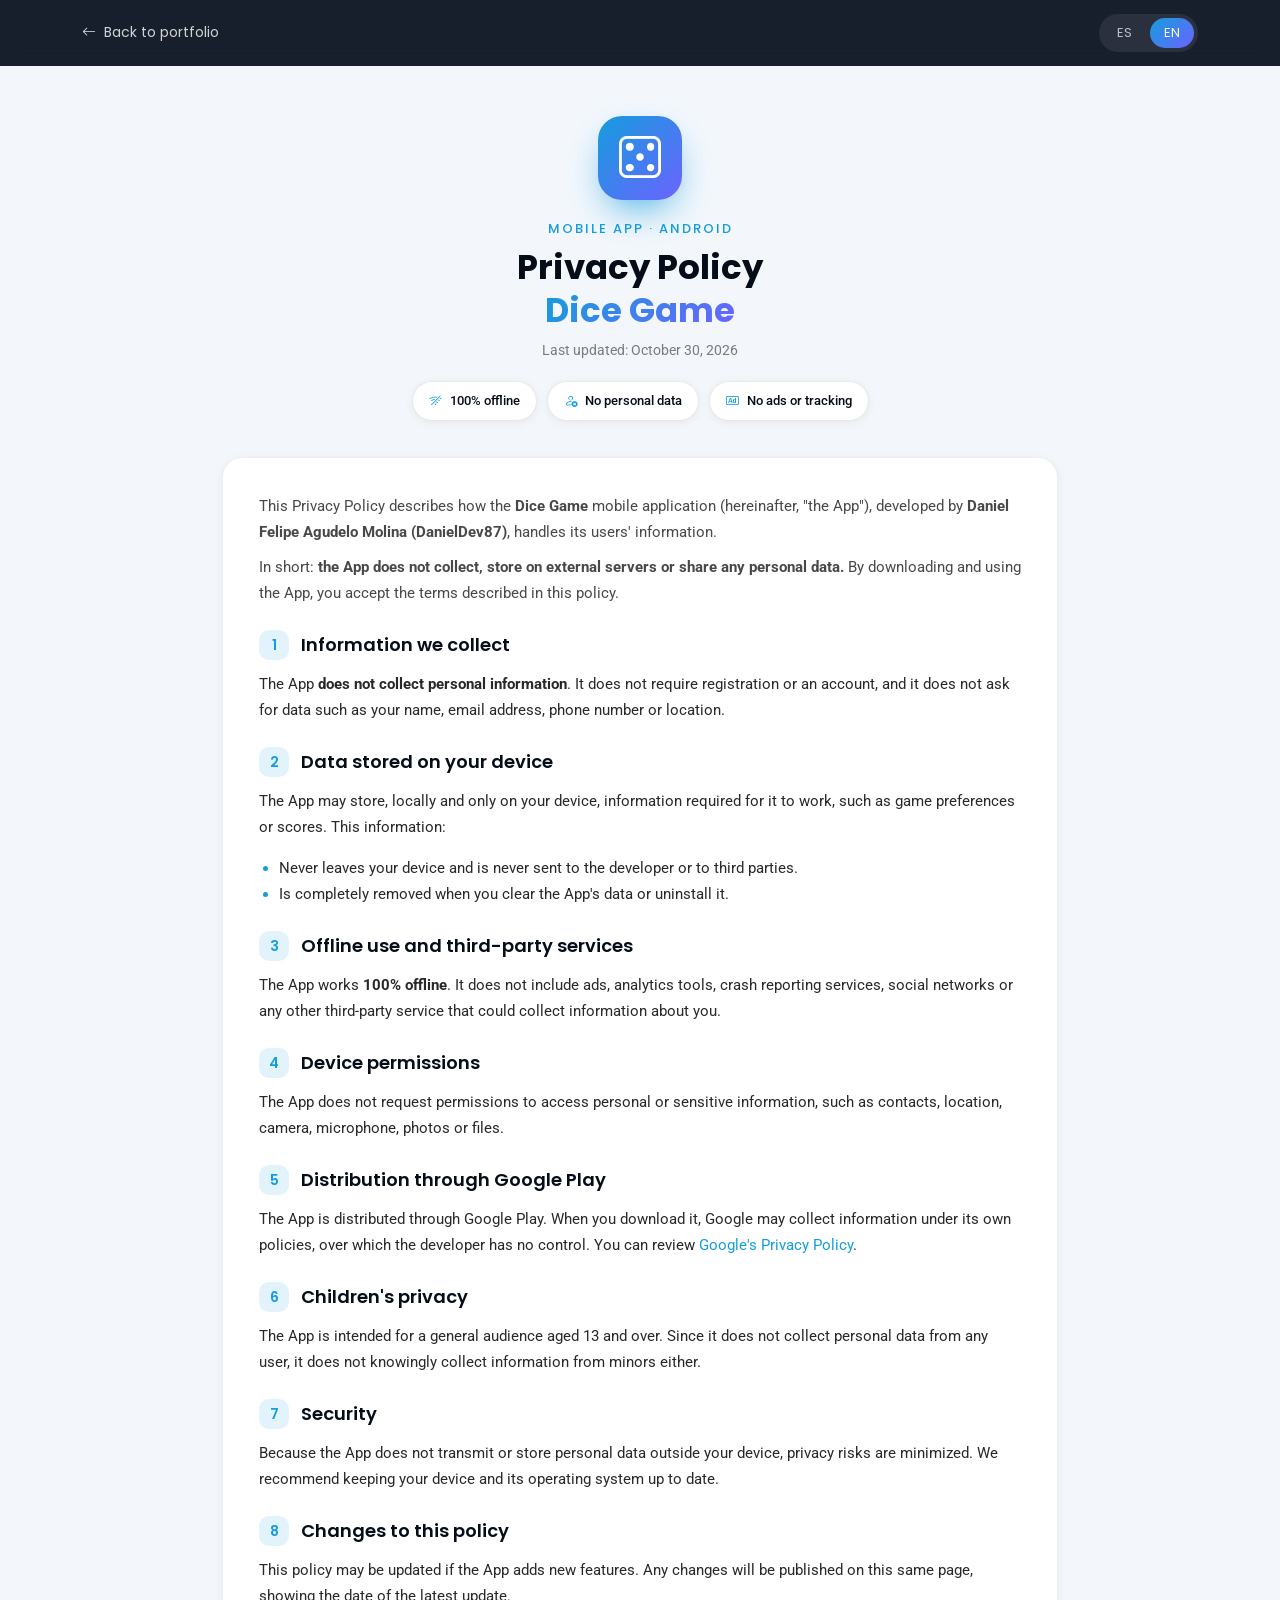
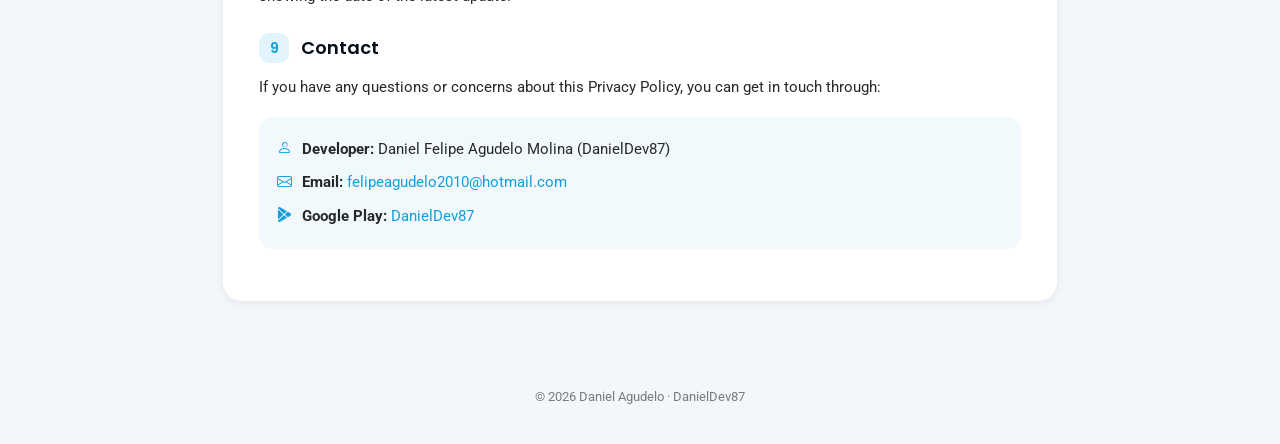
<file: politicas/juego-de-dados.html>
<!DOCTYPE html>
<html lang="es">

<head>
  <meta charset="utf-8">
  <meta content="width=device-width, initial-scale=1.0" name="viewport">
  <title>Política de Privacidad - Juego de Dados | DanielDev87</title>
  <meta name="description" content="Política de privacidad de la app móvil Juego de Dados, desarrollada por Daniel Agudelo (DanielDev87).">

  <!-- Fonts -->
  <link href="https://fonts.googleapis.com" rel="preconnect">
  <link href="https://fonts.gstatic.com" rel="preconnect" crossorigin>
  <link href="https://fonts.googleapis.com/css2?family=Roboto:wght@300;400;500;700&family=Poppins:wght@400;500;600;700;800&display=swap" rel="stylesheet">

  <!-- Vendor CSS Files -->
  <link href="../assets/vendor/bootstrap/css/bootstrap.min.css" rel="stylesheet">
  <link href="../assets/vendor/bootstrap-icons/bootstrap-icons.css" rel="stylesheet">

  <!-- Main CSS File -->
  <link href="../assets/css/main.css" rel="stylesheet">
</head>

<body class="policy-page light-background">

  <header class="policy-topbar">
    <div class="container d-flex align-items-center justify-content-between">
      <a href="../index.html#policies" class="policy-back">
        <i class="bi bi-arrow-left"></i>
        <span data-policy-lang="es">Volver al portafolio</span>
        <span data-policy-lang="en">Back to portfolio</span>
      </a>
      <div class="policy-lang-switch">
        <button type="button" data-set-lang="es">ES</button>
        <button type="button" data-set-lang="en">EN</button>
      </div>
    </div>
  </header>

  <main class="container policy-main">

    <div class="policy-hero">
      <div class="policy-app-icon"><i class="bi bi-dice-5"></i></div>
      <p class="policy-kicker">
        <span data-policy-lang="es">App móvil · Android</span>
        <span data-policy-lang="en">Mobile app · Android</span>
      </p>
      <h1>
        <span data-policy-lang="es">Política de Privacidad<br><span class="policy-app-name">Juego de Dados</span></span>
        <span data-policy-lang="en">Privacy Policy<br><span class="policy-app-name">Dice Game</span></span>
      </h1>
      <p class="policy-updated">
        <span data-policy-lang="es">Última actualización: 30 de octubre de 2026</span>
        <span data-policy-lang="en">Last updated: October 30, 2026</span>
      </p>
      <div class="policy-highlights">
        <span><i class="bi bi-wifi-off"></i> <span data-policy-lang="es">100% offline</span><span data-policy-lang="en">100% offline</span></span>
        <span><i class="bi bi-person-x"></i> <span data-policy-lang="es">Sin datos personales</span><span data-policy-lang="en">No personal data</span></span>
        <span><i class="bi bi-badge-ad"></i> <span data-policy-lang="es">Sin anuncios ni rastreo</span><span data-policy-lang="en">No ads or tracking</span></span>
      </div>
    </div>

    <article class="policy-card">

      <!-- Español -->
      <div data-policy-lang="es">
        <p class="policy-intro">La presente Política de Privacidad describe cómo la aplicación móvil <strong>Juego de Dados</strong> (en adelante, "la App"), desarrollada por <strong>Daniel Felipe Agudelo Molina (DanielDev87)</strong>, trata la información de sus usuarios.</p>
        <p class="policy-intro">En resumen: <strong>la App no recopila, almacena en servidores externos ni comparte ningún dato personal.</strong> Al descargar y utilizar la App, aceptas los términos descritos en esta política.</p>

        <section class="policy-section">
          <h3><span class="policy-num">1</span> Información que recopilamos</h3>
          <p>La App <strong>no recopila información personal</strong>. No solicita registro, no requiere crear una cuenta y no pide datos como tu nombre, correo electrónico, número de teléfono o ubicación.</p>
        </section>

        <section class="policy-section">
          <h3><span class="policy-num">2</span> Datos almacenados en tu dispositivo</h3>
          <p>La App puede guardar de forma local, únicamente en tu dispositivo, información necesaria para su funcionamiento, como preferencias de juego o puntuaciones. Esta información:</p>
          <ul>
            <li>Nunca sale de tu dispositivo ni se envía al desarrollador ni a terceros.</li>
            <li>Se elimina por completo al borrar los datos de la App o al desinstalarla.</li>
          </ul>
        </section>

        <section class="policy-section">
          <h3><span class="policy-num">3</span> Funcionamiento sin conexión y servicios de terceros</h3>
          <p>La App funciona <strong>100% sin conexión a internet</strong>. No integra anuncios, herramientas de analítica, servicios de reporte de errores, redes sociales ni ningún otro servicio de terceros que pueda recopilar información sobre ti.</p>
        </section>

        <section class="policy-section">
          <h3><span class="policy-num">4</span> Permisos del dispositivo</h3>
          <p>La App no solicita permisos para acceder a información personal o sensible, como contactos, ubicación, cámara, micrófono, fotos o archivos.</p>
        </section>

        <section class="policy-section">
          <h3><span class="policy-num">5</span> Distribución a través de Google Play</h3>
          <p>La App se distribuye mediante Google Play. Al descargarla, Google puede recopilar información conforme a sus propias políticas, sobre las cuales el desarrollador no tiene control. Puedes consultar la <a href="https://policies.google.com/privacy" target="_blank" rel="noopener">Política de Privacidad de Google</a>.</p>
        </section>

        <section class="policy-section">
          <h3><span class="policy-num">6</span> Privacidad de menores</h3>
          <p>La App está dirigida al público general mayor de 13 años. Dado que no recopila datos personales de ningún usuario, tampoco recopila de manera consciente información de menores de edad.</p>
        </section>

        <section class="policy-section">
          <h3><span class="policy-num">7</span> Seguridad</h3>
          <p>Al no transmitir ni almacenar datos personales fuera de tu dispositivo, la App minimiza los riesgos asociados a la privacidad. Te recomendamos mantener tu dispositivo y su sistema operativo actualizados.</p>
        </section>

        <section class="policy-section">
          <h3><span class="policy-num">8</span> Cambios a esta política</h3>
          <p>Esta política puede actualizarse si la App incorpora nuevas funciones. Cualquier cambio se publicará en esta misma página, indicando la fecha de la última actualización.</p>
        </section>

        <section class="policy-section">
          <h3><span class="policy-num">9</span> Contacto</h3>
          <p>Si tienes alguna pregunta o inquietud sobre esta Política de Privacidad, puedes ponerte en contacto a través de:</p>
          <ul class="policy-contact">
            <li><i class="bi bi-person"></i> <strong>Desarrollador:</strong> Daniel Felipe Agudelo Molina (DanielDev87)</li>
            <li><i class="bi bi-envelope"></i> <strong>Correo electrónico:</strong> <a href="mailto:felipeagudelo2010@hotmail.com">felipeagudelo2010@hotmail.com</a></li>
            <li><i class="bi bi-google-play"></i> <strong>Google Play:</strong> <a href="https://play.google.com/store/apps/dev?id=5192475768071685250" target="_blank" rel="noopener">DanielDev87</a></li>
          </ul>
        </section>
      </div>

      <!-- English -->
      <div data-policy-lang="en">
        <p class="policy-intro">This Privacy Policy describes how the <strong>Dice Game</strong> mobile application (hereinafter, "the App"), developed by <strong>Daniel Felipe Agudelo Molina (DanielDev87)</strong>, handles its users' information.</p>
        <p class="policy-intro">In short: <strong>the App does not collect, store on external servers or share any personal data.</strong> By downloading and using the App, you accept the terms described in this policy.</p>

        <section class="policy-section">
          <h3><span class="policy-num">1</span> Information we collect</h3>
          <p>The App <strong>does not collect personal information</strong>. It does not require registration or an account, and it does not ask for data such as your name, email address, phone number or location.</p>
        </section>

        <section class="policy-section">
          <h3><span class="policy-num">2</span> Data stored on your device</h3>
          <p>The App may store, locally and only on your device, information required for it to work, such as game preferences or scores. This information:</p>
          <ul>
            <li>Never leaves your device and is never sent to the developer or to third parties.</li>
            <li>Is completely removed when you clear the App's data or uninstall it.</li>
          </ul>
        </section>

        <section class="policy-section">
          <h3><span class="policy-num">3</span> Offline use and third-party services</h3>
          <p>The App works <strong>100% offline</strong>. It does not include ads, analytics tools, crash reporting services, social networks or any other third-party service that could collect information about you.</p>
        </section>

        <section class="policy-section">
          <h3><span class="policy-num">4</span> Device permissions</h3>
          <p>The App does not request permissions to access personal or sensitive information, such as contacts, location, camera, microphone, photos or files.</p>
        </section>

        <section class="policy-section">
          <h3><span class="policy-num">5</span> Distribution through Google Play</h3>
          <p>The App is distributed through Google Play. When you download it, Google may collect information under its own policies, over which the developer has no control. You can review <a href="https://policies.google.com/privacy" target="_blank" rel="noopener">Google's Privacy Policy</a>.</p>
        </section>

        <section class="policy-section">
          <h3><span class="policy-num">6</span> Children's privacy</h3>
          <p>The App is intended for a general audience aged 13 and over. Since it does not collect personal data from any user, it does not knowingly collect information from minors either.</p>
        </section>

        <section class="policy-section">
          <h3><span class="policy-num">7</span> Security</h3>
          <p>Because the App does not transmit or store personal data outside your device, privacy risks are minimized. We recommend keeping your device and its operating system up to date.</p>
        </section>

        <section class="policy-section">
          <h3><span class="policy-num">8</span> Changes to this policy</h3>
          <p>This policy may be updated if the App adds new features. Any changes will be published on this same page, showing the date of the latest update.</p>
        </section>

        <section class="policy-section">
          <h3><span class="policy-num">9</span> Contact</h3>
          <p>If you have any questions or concerns about this Privacy Policy, you can get in touch through:</p>
          <ul class="policy-contact">
            <li><i class="bi bi-person"></i> <strong>Developer:</strong> Daniel Felipe Agudelo Molina (DanielDev87)</li>
            <li><i class="bi bi-envelope"></i> <strong>Email:</strong> <a href="mailto:felipeagudelo2010@hotmail.com">felipeagudelo2010@hotmail.com</a></li>
            <li><i class="bi bi-google-play"></i> <strong>Google Play:</strong> <a href="https://play.google.com/store/apps/dev?id=5192475768071685250" target="_blank" rel="noopener">DanielDev87</a></li>
          </ul>
        </section>
      </div>

    </article>

  </main>

  <footer class="policy-footer">
    &copy; <span id="currentYear"></span> Daniel Agudelo · DanielDev87
  </footer>

  <script>
    // Idioma: ?lang=en|es en la URL, o el idioma del navegador
    function setPolicyLang(lang) {
      document.documentElement.lang = lang;
      document.querySelectorAll('[data-set-lang]').forEach(btn => {
        btn.classList.toggle('active', btn.dataset.setLang === lang);
      });
    }
    const urlLang = new URLSearchParams(location.search).get('lang');
    setPolicyLang(urlLang === 'en' || urlLang === 'es' ? urlLang : (navigator.language.startsWith('en') ? 'en' : 'es'));
    document.querySelectorAll('[data-set-lang]').forEach(btn => {
      btn.addEventListener('click', () => setPolicyLang(btn.dataset.setLang));
    });
    document.getElementById('currentYear').textContent = new Date().getFullYear();
  </script>

</body>

</html>
</file>
<file: assets/css/main.css>
/**
* Template Name: iPortfolio
* Template URL: https://bootstrapmade.com/iportfolio-bootstrap-portfolio-websites-template/
* Updated: Jun 29 2024 with Bootstrap v5.3.3
* Author: BootstrapMade.com
* License: https://bootstrapmade.com/license/
*/

/*--------------------------------------------------------------
# Font & Color Variables
# Help: https://bootstrapmade.com/color-system/
--------------------------------------------------------------*/
/* Fonts */
:root {
  --default-font: "Roboto",  system-ui, -apple-system, "Segoe UI", Roboto, "Helvetica Neue", Arial, "Noto Sans", "Liberation Sans", sans-serif, "Apple Color Emoji", "Segoe UI Emoji", "Segoe UI Symbol", "Noto Color Emoji";
  --heading-font: "Poppins",  sans-serif;
  --nav-font: "Poppins",  sans-serif;
}

/* Global Colors - The following color variables are used throughout the website. Updating them here will change the color scheme of the entire website */
:root { 
  --background-color: #ffffff; /* Background color for the entire website, including individual sections */
  --default-color: #272829; /* Default color used for the majority of the text content across the entire website */
  --heading-color: #050d18; /* Color for headings, subheadings and title throughout the website */
  --accent-color: #149ddd; /* Accent color that represents your brand on the website. It's used for buttons, links, and other elements that need to stand out */
  --surface-color: #ffffff; /* The surface color is used as a background of boxed elements within sections, such as cards, icon boxes, or other elements that require a visual separation from the global background. */
  --contrast-color: #ffffff; /* Contrast color for text, ensuring readability against backgrounds of accent, heading, or default colors. */
  --accent-color-2: #6c63ff; /* Secondary accent used in gradients */
  --accent-gradient: linear-gradient(135deg, var(--accent-color), var(--accent-color-2));
  --radius: 16px;
  --shadow-sm: 0 2px 10px rgba(5, 13, 24, 0.06);
  --shadow-lg: 0 20px 45px -15px rgba(5, 13, 24, 0.25);
  --ease-out: cubic-bezier(0.22, 1, 0.36, 1);
}

/* Nav Menu Colors - The following color variables are used specifically for the navigation menu. They are separate from the global colors to allow for more customization options */
:root {
  --nav-color: #a8a9b4;  /* The default color of the main navmenu links */
  --nav-hover-color: #ffffff; /* Applied to main navmenu links when they are hovered over or active */
  --nav-mobile-background-color: #040b14; /* Used as the background color for mobile navigation menu */
  --nav-dropdown-background-color: #040b14; /* Used as the background color for dropdown items that appear when hovering over primary navigation items */
  --nav-dropdown-color: #a8a9b4; /* Used for navigation links of the dropdown items in the navigation menu. */
  --nav-dropdown-hover-color: #ffffff; /* Similar to --nav-hover-color, this color is applied to dropdown navigation links when they are hovered over. */
}

/* Color Presets - These classes override global colors when applied to any section or element, providing reuse of the sam color scheme. */

.light-background {
  --background-color: #f3f7fc;
  --surface-color: #ffffff;
}

.dark-background {
  --background-color: #040b14;
  --default-color: #ffffff;
  --heading-color: #ffffff;
  --surface-color: #151f2b;
  --contrast-color: #ffffff;
}

/* Smooth scroll */
:root {
  scroll-behavior: smooth;
}

/*--------------------------------------------------------------
# General Styling & Shared Classes
--------------------------------------------------------------*/
body {
  color: var(--default-color);
  background-color: var(--background-color);
  font-family: var(--default-font);
}

a {
  color: var(--accent-color);
  text-decoration: none;
  transition: 0.3s;
}

a:hover {
  color: color-mix(in srgb, var(--accent-color), transparent 25%);
  text-decoration: none;
}

h1,
h2,
h3,
h4,
h5,
h6 {
  color: var(--heading-color);
  font-family: var(--heading-font);
}

::selection {
  color: var(--contrast-color);
  background: var(--accent-color);
}

@media (prefers-reduced-motion: reduce) {
  *,
  *::before,
  *::after {
    animation-duration: 0.01ms !important;
    transition-duration: 0.01ms !important;
  }
}

/* PHP Email Form Messages
------------------------------*/
.php-email-form .error-message {
  display: none;
  background: #df1529;
  color: #ffffff;
  text-align: left;
  padding: 15px;
  margin-bottom: 24px;
  font-weight: 600;
}

.php-email-form .sent-message {
  display: none;
  color: #ffffff;
  background: #059652;
  text-align: center;
  padding: 15px;
  margin-bottom: 24px;
  font-weight: 600;
}

.php-email-form .loading {
  display: none;
  background: var(--surface-color);
  text-align: center;
  padding: 15px;
  margin-bottom: 24px;
}

.php-email-form .loading:before {
  content: "";
  display: inline-block;
  border-radius: 50%;
  width: 24px;
  height: 24px;
  margin: 0 10px -6px 0;
  border: 3px solid var(--accent-color);
  border-top-color: var(--surface-color);
  animation: php-email-form-loading 1s linear infinite;
}

@keyframes php-email-form-loading {
  0% {
    transform: rotate(0deg);
  }

  100% {
    transform: rotate(360deg);
  }
}

/*--------------------------------------------------------------
# Global Header
--------------------------------------------------------------*/
.header {
  color: var(--default-color);
  background-color: var(--background-color);
  position: fixed;
  top: 0;
  left: 0;
  bottom: 0;
  padding: 0 15px;
  width: 300px;
  transition: all ease-in-out 0.3s;
  overflow-y: auto;
  z-index: 997;
  border-right: 1px solid color-mix(in srgb, var(--default-color), transparent 90%);
}

.header .profile-img img {
  margin: 24px auto 15px auto;
  display: block;
  width: 120px;
  padding: 4px;
  background: var(--accent-gradient);
  box-shadow: 0 0 0 6px color-mix(in srgb, var(--default-color), transparent 92%);
}

.header .logo {
  line-height: 1;
  margin-bottom: 15px;
}

.header .logo img {
  max-height: 32px;
  margin-right: 8px;
}

.header .logo h1 {
  font-size: 24px;
  margin: 0;
  font-weight: 700;
  color: var(--heading-color);
}

.header .social-links {
  display: flex;
  justify-content: center;
  gap: 4px;
  margin: 0 0 20px 0;
}

.header .social-links a {
  font-size: 15px;
  display: inline-flex;
  align-items: center;
  justify-content: center;
  flex-shrink: 0;
  background: color-mix(in srgb, var(--default-color), transparent 90%);
  color: var(--default-color);
  border-radius: 50%;
  text-align: center;
  width: 34px;
  height: 34px;
  transition: 0.3s;
}

.header .social-links a:hover {
  color: var(--contrast-color);
  background: var(--accent-gradient);
  transform: translateY(-3px);
}

@media (min-width: 1200px) {

  .header~main,
  .header~#footer {
    margin-left: 300px;
  }
}

@media (max-width: 1199px) {
  .header {
    left: -100%;
  }
}

.header.header-show {
  left: 0;
}

.header .header-toggle {
  color: var(--contrast-color);
  background-color: var(--accent-color);
  font-size: 22px;
  display: flex;
  align-items: center;
  justify-content: center;
  width: 40px;
  height: 40px;
  border-radius: 50%;
  cursor: pointer;
  position: fixed;
  top: 15px;
  right: 15px;
  z-index: 9999;
  transition: background-color 0.3s;
}

.header .header-toggle:hover {
  color: var(--contrast-color);
  background-color: color-mix(in srgb, var(--accent-color) 90%, white 15%);
}

/*--------------------------------------------------------------
# Navigation Menu
--------------------------------------------------------------*/
.mobile-nav-toggle {
  display: none;
}

.navmenu {
  padding: 0;
  z-index: 9997;
}

.navmenu ul {
  list-style: none;
  padding: 0 0 20px 0;
  margin: 0;
}

.navmenu a,
.navmenu a:focus {
  color: var(--nav-color);
  padding: 12px 14px;
  margin-bottom: 4px;
  border-radius: 10px;
  font-family: var(--nav-font);
  font-size: 16px;
  font-weight: 400;
  display: flex;
  align-items: center;
  white-space: nowrap;
  transition: 0.3s;
  width: 100%;
}

.navmenu a .navicon,
.navmenu a:focus .navicon {
  font-size: 20px;
  margin-right: 10px;
}

.navmenu a .toggle-dropdown,
.navmenu a:focus .toggle-dropdown {
  font-size: 12px;
  line-height: 0;
  margin-left: auto;
  width: 30px;
  height: 30px;
  display: flex;
  align-items: center;
  justify-content: center;
  border-radius: 50%;
  transition: 0.3s;
  flex-shrink: 0;
  background-color: color-mix(in srgb, var(--accent-color), transparent 90%);
}

.navmenu a .toggle-dropdown:hover,
.navmenu a:focus .toggle-dropdown:hover {
  background-color: var(--accent-color);
  color: var(--contrast-color);
}

.navmenu a:hover,
.navmenu .active,
.navmenu .active:focus {
  color: var(--nav-hover-color);
  background-color: color-mix(in srgb, var(--nav-hover-color), transparent 94%);
}

.navmenu .nav-item-language {
  display: flex;
  gap: 6px;
  padding: 12px 14px 0 14px;
}

.navmenu .btn-lang {
  flex: 1;
  border: 1px solid color-mix(in srgb, var(--nav-color), transparent 70%);
  background: transparent;
  color: var(--nav-color);
  font-family: var(--nav-font);
  font-size: 14px;
  padding: 8px 10px;
  border-radius: 50px;
  transition: 0.3s;
}

.navmenu .btn-lang:hover {
  color: var(--nav-hover-color);
  border-color: var(--accent-color);
}

.navmenu .btn-lang.active {
  color: var(--contrast-color);
  background: var(--accent-gradient);
  border-color: transparent;
}

.navmenu a:hover .navicon,
.navmenu .active .navicon,
.navmenu .active:focus .navicon {
  color: var(--accent-color);
}

.navmenu .active .toggle-dropdown,
.navmenu .active:focus .toggle-dropdown {
  background-color: var(--accent-color);
  color: var(--contrast-color);
  transform: rotate(180deg);
}

.navmenu .dropdown {
  display: block;
}

.navmenu .dropdown a,
.navmenu .dropdown a:focus {
  color: --nav-dropdown-color;
}

.navmenu .dropdown a:hover,
.navmenu .dropdown .active,
.navmenu .dropdown .active:focus {
  color: var(--nav-dropdown-hover-color);
}

.navmenu .dropdown ul {
  position: static;
  display: none;
  z-index: 99;
  padding: 5px 10px;
  margin: 5px 10px;
  background-color: var(--nav-dropdown-background-color);
  border: 1px solid color-mix(in srgb, var(--default-color), transparent 90%);
  box-shadow: none;
  transition: all 0.5s ease-in-out;
}

.navmenu .dropdown ul ul {
  background-color: rgba(33, 37, 41, 0.1);
}

.navmenu .dropdown>.dropdown-active {
  display: block;
  background-color: rgba(33, 37, 41, 0.03);
}

/*--------------------------------------------------------------
# Global Footer
--------------------------------------------------------------*/
.footer {
  color: var(--default-color);
  background-color: var(--background-color);
  font-size: 14px;
  padding: 40px 0;
  position: relative;
  border-top: 1px solid color-mix(in srgb, var(--default-color), transparent 90%);
}

.footer .copyright p {
  margin-bottom: 0;
}

.footer .credits {
  margin-top: 4px;
  font-size: 13px;
  text-align: center;
}

/*--------------------------------------------------------------
# Preloader
--------------------------------------------------------------*/
#preloader {
  position: fixed;
  inset: 0;
  z-index: 999999;
  overflow: hidden;
  background: var(--background-color);
  transition: all 0.6s ease-out;
}

#preloader:before {
  content: "";
  position: fixed;
  top: calc(50% - 30px);
  left: calc(50% - 30px);
  border: 6px solid #ffffff;
  border-color: var(--accent-color) transparent var(--accent-color) transparent;
  border-radius: 50%;
  width: 60px;
  height: 60px;
  animation: animate-preloader 1.5s linear infinite;
}

@keyframes animate-preloader {
  0% {
    transform: rotate(0deg);
  }

  100% {
    transform: rotate(360deg);
  }
}

/*--------------------------------------------------------------
# Scroll Top Button
--------------------------------------------------------------*/
.scroll-top {
  position: fixed;
  visibility: hidden;
  opacity: 0;
  right: 32px;
  bottom: -15px;
  z-index: 99999;
  background-color: var(--accent-color);
  width: 44px;
  height: 44px;
  border-radius: 50px;
  transition: all 0.4s;
}

.scroll-top i {
  font-size: 24px;
  color: var(--contrast-color);
  line-height: 0;
}

.scroll-top:hover {
  background-color: color-mix(in srgb, var(--accent-color), transparent 20%);
  color: var(--contrast-color);
}

.scroll-top.active {
  visibility: visible;
  opacity: 1;
  bottom: 96px;
}

/*--------------------------------------------------------------
# Disable aos animation delay on mobile devices
--------------------------------------------------------------*/
@media screen and (max-width: 768px) {
  [data-aos-delay] {
    transition-delay: 0 !important;
  }
}

/*--------------------------------------------------------------
# Global Page Titles & Breadcrumbs
--------------------------------------------------------------*/
.page-title {
  color: var(--default-color);
  background-color: var(--background-color);
  padding: 25px 0;
  position: relative;
}

.page-title h1 {
  font-size: 24px;
  font-weight: 700;
}

.page-title .breadcrumbs ol {
  display: flex;
  flex-wrap: wrap;
  list-style: none;
  padding: 0;
  margin: 0;
  font-size: 14px;
  font-weight: 400;
}

.page-title .breadcrumbs ol li+li {
  padding-left: 10px;
}

.page-title .breadcrumbs ol li+li::before {
  content: "/";
  display: inline-block;
  padding-right: 10px;
  color: color-mix(in srgb, var(--default-color), transparent 70%);
}

/*--------------------------------------------------------------
# Global Sections
--------------------------------------------------------------*/
section,
.section {
  color: var(--default-color);
  background-color: var(--background-color);
  padding: 60px 0;
  overflow: clip;
}

/*--------------------------------------------------------------
# Global Section Titles
--------------------------------------------------------------*/
.section-title {
  padding-bottom: 50px;
  position: relative;
  text-align: center;
}

.section-title h2 {
  font-size: 36px;
  font-weight: 700;
  margin-bottom: 20px;
  padding-bottom: 18px;
  position: relative;
}

.section-title h2:after {
  content: "";
  position: absolute;
  display: block;
  width: 60px;
  height: 4px;
  border-radius: 4px;
  background: var(--accent-gradient);
  left: calc(50% - 30px);
  bottom: 0;
}

.section-title p {
  margin: 0 auto;
  max-width: 760px;
  white-space: pre-line;
  line-height: 1.75;
  color: color-mix(in srgb, var(--default-color), transparent 20%);
}

/*--------------------------------------------------------------
# Hero Section
--------------------------------------------------------------*/
.hero {
  width: 100%;
  position: relative;
  padding: 0;
  display: flex;
  flex-direction: column;
  background: #050c1c;
}

.hero .hero-banner {
  display: block;
  width: 100%;
  height: auto;
  max-height: 100vh;
  object-fit: cover;
}

.hero .hero-content {
  position: relative;
  z-index: 3;
  padding-top: 24px;
  padding-bottom: 32px;
}

.hero .hero-bar {
  display: flex;
  flex-wrap: wrap;
  align-items: center;
  justify-content: space-between;
  gap: 16px 24px;
  padding: 18px 26px;
  border-radius: 20px;
  background: rgba(8, 20, 42, 0.72);
  border: 1px solid rgba(79, 195, 247, 0.25);
  box-shadow: 0 0 40px -10px rgba(20, 157, 221, 0.55);
  -webkit-backdrop-filter: blur(12px);
  backdrop-filter: blur(12px);
}

.hero p {
  margin: 0;
  font-size: 24px;
  min-height: 1.5em;
}

.hero p .typed {
  letter-spacing: 1px;
  font-weight: 600;
  background: linear-gradient(90deg, #4fc3f7, #a29bfe);
  -webkit-background-clip: text;
  background-clip: text;
  color: transparent;
}

.hero p .typed-cursor {
  color: var(--accent-color);
}

.hero .hero-actions {
  display: flex;
  flex-wrap: wrap;
  gap: 12px;
}

.hero .hero-btn {
  display: inline-flex;
  align-items: center;
  gap: 8px;
  padding: 11px 22px;
  border-radius: 50px;
  font-family: var(--nav-font);
  font-weight: 500;
  font-size: 15px;
  transition: transform 0.3s var(--ease-out), box-shadow 0.3s var(--ease-out), background-color 0.3s;
}

.hero .hero-btn-primary {
  color: var(--contrast-color);
  background: var(--accent-gradient);
  box-shadow: 0 8px 24px -8px rgba(20, 157, 221, 0.8);
}

.hero .hero-btn-ghost {
  color: var(--contrast-color);
  border: 1px solid rgba(255, 255, 255, 0.3);
}

.hero .hero-btn:hover {
  color: var(--contrast-color);
  transform: translateY(-3px);
}

.hero .hero-btn-ghost:hover {
  background-color: rgba(255, 255, 255, 0.08);
}

/* En pantallas grandes la barra flota sobre la parte inferior del banner */
@media (min-width: 992px) {
  .hero .hero-content {
    position: absolute;
    left: 0;
    right: 0;
    bottom: 0;
    padding-bottom: 28px;
  }

  .hero:after {
    content: "";
    position: absolute;
    left: 0;
    right: 0;
    bottom: 0;
    height: 30%;
    background: linear-gradient(to top, rgba(5, 12, 28, 0.85), transparent);
    z-index: 2;
    pointer-events: none;
  }
}

@media (max-width: 768px) {
  .hero p {
    font-size: 20px;
  }

  .hero .hero-bar {
    padding: 16px 18px;
  }
}

/*--------------------------------------------------------------
# About Section
--------------------------------------------------------------*/
.about .content h2 {
  font-weight: 700;
  font-size: 24px;
}

.about .content ul {
  list-style: none;
  padding: 0;
}

.about .content ul li {
  margin-bottom: 20px;
  display: flex;
  align-items: center;
}

.about .content ul strong {
  margin-right: 10px;
}

.about .content ul i {
  font-size: 16px;
  margin-right: 5px;
  color: var(--accent-color);
  line-height: 0;
}

/*--------------------------------------------------------------
# Stats Section
--------------------------------------------------------------*/
.stats .stats-item {
  display: flex;
  align-items: center;
  gap: 24px;
  padding: 30px;
  width: 100%;
  height: 100%;
  background: var(--surface-color);
  border: 1px solid color-mix(in srgb, var(--default-color), transparent 92%);
  border-radius: var(--radius);
  box-shadow: var(--shadow-sm);
  transition: transform 0.4s var(--ease-out), box-shadow 0.4s var(--ease-out);
}

.stats .stats-item:hover {
  transform: translateY(-6px);
  box-shadow: var(--shadow-lg);
}

.stats .stats-icon {
  flex-shrink: 0;
  width: 72px;
  height: 72px;
  display: flex;
  align-items: center;
  justify-content: center;
  border-radius: 20px;
  background: var(--accent-gradient);
  color: var(--contrast-color);
  font-size: 32px;
}

.stats .stats-number {
  display: block;
  font-family: var(--heading-font);
  font-size: 44px;
  line-height: 1.1;
  font-weight: 700;
  color: var(--heading-color);
}

.stats .stats-item p {
  color: color-mix(in srgb, var(--default-color), transparent 35%);
  margin: 4px 0 0 0;
  font-family: var(--heading-font);
  font-size: 16px;
  font-weight: 500;
}

/*--------------------------------------------------------------
# Skills Section
--------------------------------------------------------------*/
.skills .skills-marquee {
  position: relative;
  overflow: hidden;
  margin-bottom: 40px;
  padding: 6px 0;
  -webkit-mask-image: linear-gradient(90deg, transparent, #000 10%, #000 90%, transparent);
  mask-image: linear-gradient(90deg, transparent, #000 10%, #000 90%, transparent);
}

.skills .skills-marquee-track {
  display: flex;
  gap: 14px;
  width: max-content;
  animation: skills-marquee 60s linear infinite;
}

.skills .skills-marquee:hover .skills-marquee-track {
  animation-play-state: paused;
}

.skills .marquee-item {
  display: inline-flex;
  align-items: center;
  gap: 10px;
  padding: 10px 18px;
  border-radius: 50px;
  white-space: nowrap;
  font-family: var(--nav-font);
  font-size: 14px;
  font-weight: 500;
  color: var(--heading-color);
  background: var(--surface-color);
  border: 1px solid color-mix(in srgb, var(--default-color), transparent 92%);
}

.skills .marquee-item i {
  font-size: 22px;
}

@keyframes skills-marquee {
  to {
    transform: translateX(calc(-50% - 7px));
  }
}

.skills .skill-group {
  position: relative;
  padding: 26px;
  background: var(--surface-color);
  border: 1px solid color-mix(in srgb, var(--default-color), transparent 92%);
  border-radius: var(--radius);
  box-shadow: var(--shadow-sm);
  overflow: hidden;
  transition: transform 0.4s var(--ease-out), box-shadow 0.4s var(--ease-out), border-color 0.4s;
}

.skills .skill-group:before {
  content: "";
  position: absolute;
  top: 0;
  left: 0;
  right: 0;
  height: 4px;
  background: var(--accent-gradient);
  transform: scaleX(0);
  transform-origin: left;
  transition: transform 0.5s var(--ease-out);
}

.skills .skill-group:hover {
  transform: translateY(-6px);
  box-shadow: var(--shadow-lg);
  border-color: color-mix(in srgb, var(--accent-color), transparent 70%);
}

.skills .skill-group:hover:before {
  transform: scaleX(1);
}

.skills .skill-group-header {
  display: flex;
  align-items: center;
  gap: 14px;
  margin-bottom: 20px;
}

.skills .skill-group-icon {
  flex-shrink: 0;
  width: 46px;
  height: 46px;
  display: flex;
  align-items: center;
  justify-content: center;
  border-radius: 14px;
  font-size: 20px;
  color: var(--contrast-color);
  background: var(--accent-gradient);
  transition: transform 0.4s var(--ease-out);
}

.skills .skill-group:hover .skill-group-icon {
  transform: rotate(-8deg) scale(1.05);
}

.skills .skill-group-header h3 {
  flex-grow: 1;
  margin: 0;
  font-size: 18px;
  font-weight: 600;
}

.skills .skill-group-count {
  font-size: 12px;
  font-weight: 600;
  padding: 3px 10px;
  border-radius: 50px;
  color: var(--accent-color);
  background: color-mix(in srgb, var(--accent-color), transparent 90%);
}

.skills .skill-chips {
  display: flex;
  flex-wrap: wrap;
  gap: 8px;
  list-style: none;
  padding: 0;
  margin: 0;
}

.skills .skill-chips li {
  display: inline-flex;
  align-items: center;
  gap: 8px;
  padding: 7px 13px;
  border-radius: 10px;
  font-size: 13px;
  font-weight: 500;
  color: var(--heading-color);
  background: color-mix(in srgb, var(--default-color), transparent 96%);
  border: 1px solid transparent;
  cursor: default;
  transition: transform 0.3s var(--ease-out), border-color 0.3s, background-color 0.3s, box-shadow 0.3s;
}

.skills .skill-chips li i {
  font-size: 18px;
  line-height: 1;
  transition: transform 0.4s var(--ease-out);
}

.skills .skill-chips li i.bi {
  color: var(--accent-color);
}

.skills .skill-chips li:hover {
  transform: translateY(-3px);
  background: var(--surface-color);
  border-color: color-mix(in srgb, var(--accent-color), transparent 60%);
  box-shadow: 0 8px 18px -10px color-mix(in srgb, var(--accent-color), transparent 30%);
}

.skills .skill-chips li:hover i {
  transform: scale(1.25) rotate(-6deg);
}

/* Las chips aparecen escalonadas cuando AOS anima el grupo */
.skills [data-aos] .skill-chips li {
  opacity: 0;
  transform: translateY(10px);
}

.skills .aos-animate .skill-chips li {
  opacity: 1;
  transform: none;
  transition: opacity 0.5s var(--ease-out), transform 0.5s var(--ease-out), border-color 0.3s, background-color 0.3s, box-shadow 0.3s;
  transition-delay: calc(0.3s + var(--i) * 50ms);
}

.skills .aos-animate .skill-chips li:hover {
  transform: translateY(-3px);
  transition-delay: 0s;
}

/*--------------------------------------------------------------
# About Badge
--------------------------------------------------------------*/
.about .about-badge {
  position: relative;
  max-width: 380px;
  margin: 0 auto;
  border-radius: 50%;
  animation: badge-float 6s ease-in-out infinite;
}

.about .about-badge:before {
  content: "";
  position: absolute;
  inset: 8%;
  border-radius: 50%;
  background: var(--accent-gradient);
  filter: blur(40px);
  opacity: 0.45;
  z-index: -1;
}

.about .about-badge img {
  border-radius: 50%;
  box-shadow: 0 25px 50px -20px rgba(5, 13, 24, 0.6);
}

@keyframes badge-float {
  0%, 100% {
    transform: translateY(0);
  }

  50% {
    transform: translateY(-12px);
  }
}

/*--------------------------------------------------------------
# Portfolio Section
--------------------------------------------------------------*/
.portfolio .portfolio-filters-wrap {
  display: flex;
  justify-content: center;
  margin-bottom: 40px;
}

.portfolio .portfolio-filters {
  position: relative;
  display: inline-flex;
  gap: 4px;
  padding: 6px;
  max-width: 100%;
  overflow-x: auto;
  scrollbar-width: none;
  background: var(--surface-color);
  border: 1px solid color-mix(in srgb, var(--default-color), transparent 90%);
  border-radius: 50px;
  box-shadow: var(--shadow-sm);
}

.portfolio .portfolio-filters::-webkit-scrollbar {
  display: none;
}

.portfolio .filter-indicator {
  position: absolute;
  top: 6px;
  bottom: 6px;
  left: 0;
  width: 0;
  border-radius: 50px;
  background: var(--accent-gradient);
  box-shadow: 0 8px 20px -8px color-mix(in srgb, var(--accent-color), transparent 20%);
  transition: transform 0.5s var(--ease-out), width 0.5s var(--ease-out);
  z-index: 0;
}

.portfolio .filter-btn {
  position: relative;
  z-index: 1;
  display: inline-flex;
  align-items: center;
  gap: 8px;
  flex-shrink: 0;
  padding: 10px 18px;
  border: 0;
  border-radius: 50px;
  background: transparent;
  color: color-mix(in srgb, var(--default-color), transparent 25%);
  font-family: var(--nav-font);
  font-size: 14px;
  font-weight: 500;
  letter-spacing: 0.5px;
  white-space: nowrap;
  cursor: pointer;
  transition: color 0.3s;
}

.portfolio .filter-btn i {
  font-size: 16px;
  transition: transform 0.4s var(--ease-out);
}

.portfolio .filter-btn:hover {
  color: var(--accent-color);
}

.portfolio .filter-btn:hover i {
  transform: scale(1.2) rotate(-8deg);
}

.portfolio .filter-btn.filter-active {
  color: var(--contrast-color);
}

.portfolio .filter-count {
  display: inline-flex;
  align-items: center;
  justify-content: center;
  min-width: 22px;
  height: 22px;
  padding: 0 6px;
  border-radius: 50px;
  font-size: 12px;
  font-weight: 600;
  background: color-mix(in srgb, var(--default-color), transparent 92%);
  transition: background-color 0.3s;
}

.portfolio .filter-btn.filter-active .filter-count {
  background: rgba(255, 255, 255, 0.25);
}

.portfolio .portfolio-grid {
  display: grid;
  grid-template-columns: repeat(auto-fill, minmax(300px, 1fr));
  gap: 28px;
}

@media (max-width: 575px) {
  .portfolio .portfolio-grid {
    grid-template-columns: 1fr;
  }
}

.portfolio .portfolio-card {
  position: relative;
  display: flex;
  flex-direction: column;
  background: var(--surface-color);
  border: 1px solid color-mix(in srgb, var(--default-color), transparent 92%);
  border-radius: var(--radius);
  overflow: hidden;
  box-shadow: var(--shadow-sm);
  opacity: 0;
  transform: translateY(30px) scale(0.97);
  transition: opacity 0.6s var(--ease-out), transform 0.6s var(--ease-out), box-shadow 0.4s var(--ease-out), border-color 0.4s;
}

.portfolio .portfolio-card[hidden] {
  display: none;
}

.portfolio .portfolio-card.is-visible {
  opacity: 1;
  transform: none;
  transition-delay: var(--delay, 0ms);
}

.portfolio .portfolio-card.is-visible:hover {
  transform: translateY(-8px);
  box-shadow: var(--shadow-lg);
  border-color: color-mix(in srgb, var(--accent-color), transparent 60%);
  transition-delay: 0ms;
}

.portfolio .portfolio-card.is-leaving {
  opacity: 0;
  transform: scale(0.92);
  transition-duration: 0.25s;
  transition-delay: 0ms;
}

/* Luz que sigue al cursor */
.portfolio .portfolio-card:after {
  content: "";
  position: absolute;
  inset: 0;
  border-radius: inherit;
  background: radial-gradient(400px circle at var(--mx, 50%) var(--my, 50%), color-mix(in srgb, var(--accent-color), transparent 88%), transparent 45%);
  opacity: 0;
  transition: opacity 0.4s;
  pointer-events: none;
}

.portfolio .portfolio-card:hover:after {
  opacity: 1;
}

.portfolio .portfolio-media {
  position: relative;
  aspect-ratio: 16 / 10;
  overflow: hidden;
  background: linear-gradient(135deg, #0b1d3a, #1b1f4b);
}

.portfolio .portfolio-media img {
  width: 100%;
  height: 100%;
  object-fit: cover;
  object-position: top center;
  transition: transform 0.8s var(--ease-out), filter 0.5s;
}

.portfolio .portfolio-card:hover .portfolio-media img {
  transform: scale(1.08);
  filter: brightness(0.55);
}

/* Si la imagen no existe se muestra el icono de la categoría */
.portfolio .portfolio-placeholder {
  display: none;
}

.portfolio .portfolio-media.no-image .portfolio-placeholder {
  position: absolute;
  inset: 0;
  display: flex;
  align-items: center;
  justify-content: center;
  font-size: 64px;
  color: rgba(255, 255, 255, 0.35);
}

.portfolio .portfolio-badge {
  position: absolute;
  top: 14px;
  left: 14px;
  z-index: 2;
  display: inline-flex;
  align-items: center;
  gap: 6px;
  padding: 6px 12px;
  border-radius: 50px;
  font-family: var(--nav-font);
  font-size: 12px;
  font-weight: 500;
  color: #ffffff;
  background: rgba(5, 13, 24, 0.6);
  -webkit-backdrop-filter: blur(8px);
  backdrop-filter: blur(8px);
}

.portfolio .portfolio-overlay {
  position: absolute;
  inset: 0;
  z-index: 2;
  display: flex;
  align-items: center;
  justify-content: center;
  gap: 14px;
}

.portfolio .portfolio-overlay a {
  width: 52px;
  height: 52px;
  display: flex;
  align-items: center;
  justify-content: center;
  border-radius: 50%;
  font-size: 22px;
  color: var(--heading-color);
  background: #ffffff;
  opacity: 0;
  transform: translateY(20px);
  transition: opacity 0.4s var(--ease-out), transform 0.4s var(--ease-out), background-color 0.3s, color 0.3s;
}

.portfolio .portfolio-overlay a:nth-child(2) {
  transition-delay: 0.08s;
}

.portfolio .portfolio-card:hover .portfolio-overlay a {
  opacity: 1;
  transform: none;
}

.portfolio .portfolio-overlay a:hover {
  color: #ffffff;
  background: var(--accent-color);
}

.portfolio .portfolio-body {
  display: flex;
  flex-direction: column;
  flex-grow: 1;
  padding: 22px 24px 24px 24px;
}

.portfolio .portfolio-body h4 {
  font-size: 19px;
  font-weight: 600;
  margin-bottom: 8px;
  transition: color 0.3s;
}

.portfolio .portfolio-card:hover .portfolio-body h4 {
  color: var(--accent-color);
}

.portfolio .portfolio-body p {
  font-size: 14px;
  line-height: 1.65;
  color: color-mix(in srgb, var(--default-color), transparent 25%);
  margin-bottom: 16px;
}

.portfolio .portfolio-stack {
  display: flex;
  flex-wrap: wrap;
  gap: 6px;
  list-style: none;
  padding: 0;
  margin: 0 0 20px 0;
}

.portfolio .portfolio-stack li {
  padding: 4px 10px;
  border-radius: 6px;
  font-size: 12px;
  font-weight: 500;
  color: color-mix(in srgb, var(--accent-color), #000 20%);
  background: color-mix(in srgb, var(--accent-color), transparent 90%);
}

.portfolio .portfolio-actions {
  display: flex;
  flex-wrap: wrap;
  align-items: center;
  gap: 8px;
  margin-top: auto;
  position: relative;
  z-index: 1;
}

.portfolio .btn-project,
.portfolio .btn-ghost {
  display: inline-flex;
  align-items: center;
  gap: 6px;
  padding: 8px 16px;
  border-radius: 50px;
  font-size: 13px;
  font-weight: 500;
  transition: 0.3s;
}

.portfolio .btn-project {
  color: var(--contrast-color);
  background: var(--accent-gradient);
}

.portfolio .btn-project i {
  transition: transform 0.3s var(--ease-out);
}

.portfolio .btn-project:hover {
  color: var(--contrast-color);
  box-shadow: 0 8px 20px -8px var(--accent-color);
}

.portfolio .btn-project:hover i {
  transform: translate(3px, -3px);
}

.portfolio .btn-ghost {
  color: var(--heading-color);
  border: 1px solid color-mix(in srgb, var(--default-color), transparent 85%);
}

.portfolio .btn-ghost:hover {
  color: var(--accent-color);
  border-color: var(--accent-color);
}

/* Transición entre cuadrícula y carrusel al cambiar de categoría */
.portfolio .portfolio-stage {
  transition: opacity 0.3s ease, transform 0.3s ease;
}

.portfolio .portfolio-stage.is-leaving {
  opacity: 0;
  transform: translateY(16px);
}

.portfolio .portfolio-grid[hidden],
.portfolio .portfolio-carousel[hidden] {
  display: none;
}

.portfolio .portfolio-carousel {
  position: relative;
  overflow: hidden;
  margin: 0 -12px;
  padding: 0 12px;
  animation: carousel-in 0.6s var(--ease-out);
}

@keyframes carousel-in {
  from {
    opacity: 0;
    transform: scale(0.96);
  }

  to {
    opacity: 1;
    transform: none;
  }
}

.portfolio .portfolio-carousel .swiper {
  padding: 10px 0 30px 0;
  overflow: visible;
}

.portfolio .portfolio-carousel .swiper-slide {
  width: min(400px, 85%);
  height: auto;
  display: flex;
  transition-property: transform, opacity;
}

.portfolio .portfolio-carousel .swiper-slide > .portfolio-card {
  width: 100%;
}

.portfolio .portfolio-carousel .swiper-slide:not(.swiper-slide-active) {
  opacity: 0.55;
}

.portfolio .portfolio-carousel .swiper-slide:not(.swiper-slide-active) .portfolio-card {
  pointer-events: none;
}

.portfolio .portfolio-carousel-controls {
  display: flex;
  align-items: center;
  justify-content: center;
  gap: 18px;
}

.portfolio .portfolio-carousel.is-single .portfolio-carousel-controls {
  display: none;
}

.portfolio .carousel-btn {
  width: 46px;
  height: 46px;
  display: flex;
  align-items: center;
  justify-content: center;
  border-radius: 50%;
  border: 1px solid color-mix(in srgb, var(--default-color), transparent 85%);
  background: var(--surface-color);
  color: var(--heading-color);
  font-size: 18px;
  box-shadow: var(--shadow-sm);
  transition: 0.3s var(--ease-out);
}

.portfolio .carousel-btn:hover {
  color: var(--contrast-color);
  background: var(--accent-gradient);
  border-color: transparent;
  transform: scale(1.08);
}

.portfolio .carousel-pagination {
  display: flex;
  align-items: center;
  gap: 8px;
  width: auto !important;
}

.portfolio .carousel-pagination .swiper-pagination-bullet {
  width: 8px;
  height: 8px;
  margin: 0 !important;
  opacity: 1;
  background: color-mix(in srgb, var(--default-color), transparent 80%);
  transition: width 0.4s var(--ease-out), background-color 0.3s;
}

.portfolio .carousel-pagination .swiper-pagination-bullet-active {
  width: 28px;
  border-radius: 8px;
  background: var(--accent-gradient);
}

/* Estado de carga y error */
.portfolio .portfolio-loading {
  grid-column: 1 / -1;
  display: flex;
  justify-content: center;
  gap: 8px;
  padding: 60px 0;
}

.portfolio .portfolio-loading span {
  width: 12px;
  height: 12px;
  border-radius: 50%;
  background: var(--accent-gradient);
  animation: portfolio-loading 1s ease-in-out infinite;
}

.portfolio .portfolio-loading span:nth-child(2) {
  animation-delay: 0.15s;
}

.portfolio .portfolio-loading span:nth-child(3) {
  animation-delay: 0.3s;
}

@keyframes portfolio-loading {
  0%, 100% {
    transform: translateY(0);
    opacity: 0.4;
  }

  50% {
    transform: translateY(-12px);
    opacity: 1;
  }
}

.portfolio .portfolio-error {
  grid-column: 1 / -1;
  text-align: center;
  padding: 40px 0;
  color: color-mix(in srgb, var(--default-color), transparent 30%);
}

/*--------------------------------------------------------------
# Services Section
--------------------------------------------------------------*/
.services .service-item {
  position: relative;
  padding: 28px;
  background: var(--surface-color);
  border: 1px solid color-mix(in srgb, var(--default-color), transparent 92%);
  border-radius: var(--radius);
  box-shadow: var(--shadow-sm);
  transition: transform 0.4s var(--ease-out), box-shadow 0.4s var(--ease-out), border-color 0.4s;
}

.services .service-item:hover {
  transform: translateY(-6px);
  box-shadow: var(--shadow-lg);
  border-color: color-mix(in srgb, var(--accent-color), transparent 60%);
}

.services .service-item .icon {
  background: color-mix(in srgb, var(--accent-color), transparent 88%);
  display: flex;
  align-items: center;
  justify-content: center;
  width: 56px;
  height: 56px;
  border-radius: 16px;
  transition: 0.4s var(--ease-out);
  margin-right: 20px;
}

.services .service-item .icon i {
  color: var(--accent-color);
  font-size: 24px;
  line-height: 0;
  transition: 0.4s;
}

.services .service-item:hover .icon {
  background: var(--accent-gradient);
  transform: rotate(-8deg) scale(1.05);
}

.services .service-item:hover .icon i {
  color: var(--contrast-color);
}

.services .service-item .title {
  font-weight: 600;
  margin-bottom: 10px;
  font-size: 18px;
}

.services .service-item .description {
  line-height: 24px;
  font-size: 14px;
  margin-bottom: 0;
  color: color-mix(in srgb, var(--default-color), transparent 25%);
}

/*--------------------------------------------------------------
# Privacy Policy Modal
--------------------------------------------------------------*/
/* Muestra solo el bloque del idioma activo */
html:not([lang="en"]) [data-policy-lang="en"],
html[lang="en"] [data-policy-lang="es"] {
  display: none;
}

.footer .footer-policy-link {
  display: inline-flex;
  align-items: center;
  gap: 6px;
  margin-top: 12px;
  padding: 6px 14px;
  border: 1px solid color-mix(in srgb, var(--default-color), transparent 85%);
  border-radius: 50px;
  background: transparent;
  color: color-mix(in srgb, var(--default-color), transparent 20%);
  font-size: 13px;
  transition: 0.3s;
}

.footer .footer-policy-link:hover {
  color: var(--accent-color);
  border-color: var(--accent-color);
}

.policy-modal .modal-content {
  border: 0;
  border-radius: 20px;
  overflow: hidden;
  box-shadow: 0 30px 80px -20px rgba(5, 13, 24, 0.5);
}

.policy-modal .modal-header {
  gap: 16px;
  align-items: center;
  padding: 24px 28px;
  color: #ffffff;
  border-bottom: 0;
  background: linear-gradient(135deg, #050c1c, #0b1d3a 60%, #1b1f4b);
}

.policy-modal .policy-header-icon {
  flex-shrink: 0;
  width: 52px;
  height: 52px;
  display: flex;
  align-items: center;
  justify-content: center;
  border-radius: 16px;
  font-size: 24px;
  background: var(--accent-gradient);
  box-shadow: 0 8px 24px -8px rgba(20, 157, 221, 0.8);
}

.policy-modal .modal-title {
  margin: 0;
  font-size: 22px;
  font-weight: 700;
  color: #ffffff;
}

.policy-modal .policy-updated {
  margin: 2px 0 0 0;
  font-size: 13px;
  color: rgba(255, 255, 255, 0.65);
}

.policy-modal .btn-close {
  margin-left: auto;
  align-self: flex-start;
  filter: invert(1) grayscale(1) brightness(2);
  opacity: 0.7;
}

.policy-modal .btn-close:hover {
  opacity: 1;
}

.policy-modal .modal-body {
  padding: 28px;
  font-size: 15px;
  line-height: 1.7;
  color: color-mix(in srgb, var(--default-color), transparent 15%);
}

:is(.policy-modal, .policy-page) .policy-intro {
  margin-bottom: 10px;
}

:is(.policy-modal, .policy-page) .policy-section {
  margin-top: 24px;
  padding: 0;
  background: none;
  overflow: visible;
}

:is(.policy-modal, .policy-page) .policy-section h3 {
  display: flex;
  align-items: center;
  gap: 12px;
  margin-bottom: 12px;
  font-size: 18px;
  font-weight: 600;
}

:is(.policy-modal, .policy-page) .policy-num {
  flex-shrink: 0;
  width: 30px;
  height: 30px;
  display: inline-flex;
  align-items: center;
  justify-content: center;
  border-radius: 10px;
  font-size: 14px;
  color: var(--accent-color);
  background: color-mix(in srgb, var(--accent-color), transparent 88%);
}

:is(.policy-modal, .policy-page) .policy-section h4 {
  margin: 16px 0 6px 0;
  font-size: 15px;
  font-weight: 600;
}

:is(.policy-modal, .policy-page) .policy-section ul {
  padding-left: 20px;
}

:is(.policy-modal, .policy-page) .policy-section ul li::marker {
  color: var(--accent-color);
}

:is(.policy-modal, .policy-page) .policy-contact {
  list-style: none;
  padding: 16px 18px !important;
  border-radius: 14px;
  background: color-mix(in srgb, var(--accent-color), transparent 94%);
}

:is(.policy-modal, .policy-page) .policy-contact li {
  padding: 4px 0;
  word-break: break-word;
}

:is(.policy-modal, .policy-page) .policy-contact i {
  color: var(--accent-color);
  margin-right: 6px;
}

.policy-modal .modal-footer {
  padding: 16px 28px;
  border-top: 1px solid color-mix(in srgb, var(--default-color), transparent 90%);
}

.policy-modal .policy-btn {
  padding: 10px 28px;
  border: 0;
  border-radius: 50px;
  font-family: var(--nav-font);
  font-weight: 500;
  color: var(--contrast-color);
  background: var(--accent-gradient);
  transition: transform 0.3s var(--ease-out), box-shadow 0.3s;
}

.policy-modal .policy-btn:hover {
  transform: translateY(-2px);
  box-shadow: 0 8px 20px -8px var(--accent-color);
}

@media (max-width: 575px) {
  .policy-modal .modal-header,
  .policy-modal .modal-body {
    padding: 20px;
  }
}

/*--------------------------------------------------------------
# App Policy Pages (politicas/*.html)
--------------------------------------------------------------*/
.policy-page {
  min-height: 100vh;
  font-size: 15px;
  line-height: 1.7;
}

.policy-page .policy-topbar {
  position: sticky;
  top: 0;
  z-index: 10;
  padding: 14px 0;
  background: rgba(5, 12, 28, 0.92);
  -webkit-backdrop-filter: blur(10px);
  backdrop-filter: blur(10px);
}

.policy-page .policy-back {
  display: inline-flex;
  align-items: center;
  gap: 8px;
  font-family: var(--nav-font);
  font-size: 14px;
  color: rgba(255, 255, 255, 0.8);
}

.policy-page .policy-back:hover {
  color: #ffffff;
}

.policy-page .policy-back i {
  transition: transform 0.3s var(--ease-out);
}

.policy-page .policy-back:hover i {
  transform: translateX(-4px);
}

.policy-page .policy-lang-switch {
  display: flex;
  gap: 4px;
  padding: 4px;
  border-radius: 50px;
  background: rgba(255, 255, 255, 0.08);
}

.policy-page .policy-lang-switch button {
  border: 0;
  padding: 4px 14px;
  border-radius: 50px;
  background: transparent;
  color: rgba(255, 255, 255, 0.7);
  font-family: var(--nav-font);
  font-size: 13px;
  transition: 0.3s;
}

.policy-page .policy-lang-switch button.active {
  color: #ffffff;
  background: var(--accent-gradient);
}

.policy-page .policy-main {
  max-width: 860px;
  padding-top: 50px;
  padding-bottom: 60px;
}

.policy-page .policy-hero {
  text-align: center;
  margin-bottom: 36px;
}

.policy-page .policy-app-icon {
  width: 84px;
  height: 84px;
  margin: 0 auto 18px auto;
  display: flex;
  align-items: center;
  justify-content: center;
  border-radius: 24px;
  font-size: 42px;
  color: #ffffff;
  background: var(--accent-gradient);
  box-shadow: 0 16px 40px -14px var(--accent-color);
  animation: policy-dice 3s var(--ease-out) infinite;
}

@keyframes policy-dice {
  0%, 70%, 100% {
    transform: rotate(0);
  }

  80% {
    transform: rotate(-14deg) scale(1.05);
  }

  90% {
    transform: rotate(10deg);
  }
}

.policy-page .policy-kicker {
  margin-bottom: 6px;
  font-family: var(--nav-font);
  font-size: 13px;
  font-weight: 500;
  letter-spacing: 2px;
  text-transform: uppercase;
  color: var(--accent-color);
}

.policy-page .policy-hero h1 {
  font-size: 34px;
  font-weight: 700;
  line-height: 1.25;
}

.policy-page .policy-app-name {
  background: var(--accent-gradient);
  -webkit-background-clip: text;
  background-clip: text;
  color: transparent;
}

.policy-page .policy-updated {
  font-size: 14px;
  color: color-mix(in srgb, var(--default-color), transparent 40%);
}

.policy-page .policy-highlights {
  display: flex;
  flex-wrap: wrap;
  justify-content: center;
  gap: 10px;
  margin-top: 18px;
}

.policy-page .policy-highlights > span {
  display: inline-flex;
  align-items: center;
  gap: 8px;
  padding: 8px 16px;
  border-radius: 50px;
  font-size: 13px;
  font-weight: 500;
  color: var(--heading-color);
  background: var(--surface-color);
  border: 1px solid color-mix(in srgb, var(--default-color), transparent 90%);
  box-shadow: var(--shadow-sm);
}

.policy-page .policy-highlights i {
  color: var(--accent-color);
}

.policy-page .policy-card {
  padding: 36px;
  border-radius: 20px;
  background: var(--surface-color);
  border: 1px solid color-mix(in srgb, var(--default-color), transparent 92%);
  box-shadow: var(--shadow-sm);
  color: color-mix(in srgb, var(--default-color), transparent 15%);
}

.policy-page .policy-footer {
  padding: 24px 0 36px 0;
  text-align: center;
  font-size: 13px;
  color: color-mix(in srgb, var(--default-color), transparent 40%);
}

@media (max-width: 575px) {
  .policy-page .policy-card {
    padding: 22px;
  }

  .policy-page .policy-hero h1 {
    font-size: 26px;
  }
}

/*--------------------------------------------------------------
# Policies Section (index)
--------------------------------------------------------------*/
.policies .policy-app-card {
  display: flex;
  align-items: center;
  gap: 18px;
  padding: 22px;
  border-radius: var(--radius);
  background: var(--surface-color);
  border: 1px solid color-mix(in srgb, var(--default-color), transparent 92%);
  box-shadow: var(--shadow-sm);
  color: var(--default-color);
  transition: transform 0.4s var(--ease-out), box-shadow 0.4s var(--ease-out), border-color 0.4s;
}

.policies .policy-app-card:hover {
  color: var(--default-color);
  transform: translateY(-6px);
  box-shadow: var(--shadow-lg);
  border-color: color-mix(in srgb, var(--accent-color), transparent 60%);
}

.policies .policy-app-card .app-icon {
  flex-shrink: 0;
  width: 58px;
  height: 58px;
  display: flex;
  align-items: center;
  justify-content: center;
  border-radius: 18px;
  font-size: 28px;
  color: #ffffff;
  background: var(--accent-gradient);
  transition: transform 0.4s var(--ease-out);
}

.policies .policy-app-card:hover .app-icon {
  transform: rotate(-10deg) scale(1.05);
}

.policies .policy-app-card h4 {
  margin: 0 0 4px 0;
  font-size: 17px;
  font-weight: 600;
}

.policies .policy-app-card p {
  margin: 0;
  font-size: 13px;
  color: color-mix(in srgb, var(--default-color), transparent 35%);
}

.policies .policy-app-card .arrow {
  margin-left: auto;
  font-size: 20px;
  color: var(--accent-color);
  transition: transform 0.3s var(--ease-out);
}

.policies .policy-app-card:hover .arrow {
  transform: translate(3px, -3px);
}

/*--------------------------------------------------------------
# Contact Links & WhatsApp
--------------------------------------------------------------*/
.social-links-lg {
  display: flex;
  flex-wrap: wrap;
  justify-content: center;
  gap: 18px;
}

.social-links-lg a {
  width: 72px;
  height: 72px;
  display: inline-flex;
  align-items: center;
  justify-content: center;
  border-radius: 20px;
  font-size: 30px;
  color: var(--heading-color);
  background: var(--surface-color);
  border: 1px solid color-mix(in srgb, var(--default-color), transparent 90%);
  box-shadow: var(--shadow-sm);
  transition: transform 0.4s var(--ease-out), box-shadow 0.4s, color 0.3s, background 0.3s;
}

.social-links-lg a:hover {
  color: var(--contrast-color);
  background: var(--accent-gradient);
  transform: translateY(-6px) rotate(-4deg);
  box-shadow: var(--shadow-lg);
}

.whatsapp-float {
  position: fixed;
  width: 60px;
  height: 60px;
  bottom: 24px;
  right: 24px;
  background-color: #25d366;
  color: #fff;
  border-radius: 50%;
  font-size: 30px;
  box-shadow: 0 10px 25px -8px rgba(37, 211, 102, 0.8);
  z-index: 9999;
  display: flex;
  align-items: center;
  justify-content: center;
  transition: transform 0.3s var(--ease-out);
  animation: whatsapp-pulse 2.5s infinite;
}

.whatsapp-float:hover {
  color: #fff;
  transform: scale(1.1);
}

@keyframes whatsapp-pulse {
  0% {
    box-shadow: 0 0 0 0 rgba(37, 211, 102, 0.55);
  }

  70% {
    box-shadow: 0 0 0 16px rgba(37, 211, 102, 0);
  }

  100% {
    box-shadow: 0 0 0 0 rgba(37, 211, 102, 0);
  }
}

/*--------------------------------------------------------------
# Testimonials Section
--------------------------------------------------------------*/
.testimonials .testimonials-carousel,
.testimonials .testimonials-slider {
  overflow: hidden;
}

.testimonials .testimonial-item {
  box-sizing: content-box;
  text-align: center;
  min-height: 320px;
}

.testimonials .testimonial-item .testimonial-img {
  width: 90px;
  border-radius: 50%;
  margin: 0 auto;
}

.testimonials .testimonial-item h3 {
  font-size: 18px;
  font-weight: bold;
  margin: 10px 0 5px 0;
}

.testimonials .testimonial-item h4 {
  font-size: 14px;
  color: color-mix(in srgb, var(--default-color), transparent 20%);
  margin: 0;
}

.testimonials .testimonial-item .quote-icon-left,
.testimonials .testimonial-item .quote-icon-right {
  color: color-mix(in srgb, var(--accent-color), transparent 40%);
  font-size: 26px;
  line-height: 0;
}

.testimonials .testimonial-item .quote-icon-left {
  display: inline-block;
  left: -5px;
  position: relative;
}

.testimonials .testimonial-item .quote-icon-right {
  display: inline-block;
  right: -5px;
  position: relative;
  top: 10px;
  transform: scale(-1, -1);
}

.testimonials .testimonial-item p {
  font-style: italic;
  margin: 0 15px 15px 15px;
  padding: 20px;
  background-color: var(--surface-color);
  position: relative;
  margin-bottom: 35px;
  border-radius: 6px;
  box-shadow: 0px 2px 15px rgba(0, 0, 0, 0.1);
}

.testimonials .testimonial-item p::after {
  content: "";
  width: 0;
  height: 0;
  border-top: 20px solid var(--surface-color);
  border-right: 20px solid transparent;
  border-left: 20px solid transparent;
  position: absolute;
  bottom: -20px;
  left: calc(50% - 20px);
}

.testimonials .swiper-wrapper {
  height: auto;
}

.testimonials .swiper-pagination {
  margin-top: 40px;
  position: relative;
}

.testimonials .swiper-pagination .swiper-pagination-bullet {
  width: 12px;
  height: 12px;
  background-color: var(--background-color);
  opacity: 1;
  border: 1px solid var(--accent-color);
}

.testimonials .swiper-pagination .swiper-pagination-bullet-active {
  background-color: var(--accent-color);
}

/*--------------------------------------------------------------
# Contact Section
--------------------------------------------------------------*/
.contact .info-wrap {
  background-color: var(--surface-color);
  box-shadow: 0px 0px 20px rgba(0, 0, 0, 0.1);
  padding: 30px;
}

@media (max-width: 575px) {
  .contact .info-wrap {
    padding: 20px;
  }
}

.contact .info-item {
  margin-bottom: 40px;
}

.contact .info-item i {
  font-size: 20px;
  color: var(--accent-color);
  background: color-mix(in srgb, var(--accent-color), transparent 92%);
  width: 44px;
  height: 44px;
  display: flex;
  justify-content: center;
  align-items: center;
  border-radius: 50px;
  transition: all 0.3s ease-in-out;
  margin-right: 15px;
}

.contact .info-item h3 {
  padding: 0;
  font-size: 18px;
  font-weight: 700;
  margin-bottom: 5px;
}

.contact .info-item p {
  padding: 0;
  margin-bottom: 0;
  font-size: 14px;
}

.contact .info-item:hover i {
  background: var(--accent-color);
  color: var(--contrast-color);
}

.contact .php-email-form {
  background-color: var(--surface-color);
  height: 100%;
  padding: 30px;
  box-shadow: 0px 0px 20px rgba(0, 0, 0, 0.1);
}

@media (max-width: 575px) {
  .contact .php-email-form {
    padding: 20px;
  }
}

.contact .php-email-form input[type=text],
.contact .php-email-form input[type=email],
.contact .php-email-form textarea {
  font-size: 14px;
  padding: 10px 15px;
  box-shadow: none;
  border-radius: 0;
  color: var(--default-color);
  background-color: var(--surface-color);
  border-color: color-mix(in srgb, var(--default-color), transparent 80%);
}

.contact .php-email-form input[type=text]:focus,
.contact .php-email-form input[type=email]:focus,
.contact .php-email-form textarea:focus {
  border-color: var(--accent-color);
}

.contact .php-email-form input[type=text]::placeholder,
.contact .php-email-form input[type=email]::placeholder,
.contact .php-email-form textarea::placeholder {
  color: color-mix(in srgb, var(--default-color), transparent 70%);
}

.contact .php-email-form button[type=submit] {
  color: var(--contrast-color);
  background: var(--accent-color);
  border: 0;
  padding: 10px 30px;
  transition: 0.4s;
  border-radius: 50px;
}

.contact .php-email-form button[type=submit]:hover {
  background: color-mix(in srgb, var(--accent-color), transparent 25%);
}

/*--------------------------------------------------------------
# Portfolio Details Section
--------------------------------------------------------------*/
.portfolio-details .portfolio-details-slider img {
  width: 100%;
}

.portfolio-details .portfolio-details-slider .swiper-pagination {
  margin-top: 20px;
  position: relative;
}

.portfolio-details .portfolio-details-slider .swiper-pagination .swiper-pagination-bullet {
  width: 12px;
  height: 12px;
  background-color: color-mix(in srgb, var(--default-color), transparent 85%);
  opacity: 1;
}

.portfolio-details .portfolio-details-slider .swiper-pagination .swiper-pagination-bullet-active {
  background-color: var(--accent-color);
}

.portfolio-details .portfolio-info {
  padding: 30px;
  box-shadow: 0px 0 30px rgba(0, 0, 0, 0.1);
}

.portfolio-details .portfolio-info h3 {
  font-size: 22px;
  font-weight: 700;
  margin-bottom: 20px;
  padding-bottom: 20px;
  border-bottom: 1px solid color-mix(in srgb, var(--default-color), transparent 85%);
}

.portfolio-details .portfolio-info ul {
  list-style: none;
  padding: 0;
  font-size: 15px;
}

.portfolio-details .portfolio-info ul li+li {
  margin-top: 10px;
}

.portfolio-details .portfolio-description {
  padding-top: 30px;
}

.portfolio-details .portfolio-description h2 {
  font-size: 26px;
  font-weight: 700;
  margin-bottom: 20px;
}

.portfolio-details .portfolio-description p {
  padding: 0;
  color: color-mix(in srgb, var(--default-color), transparent 30%);
}

/*--------------------------------------------------------------
# Service Details Section
--------------------------------------------------------------*/
.service-details .services-list {
  padding: 10px 30px;
  border: 1px solid color-mix(in srgb, var(--default-color), transparent 90%);
  margin-bottom: 20px;
}

.service-details .services-list a {
  display: block;
  line-height: 1;
  padding: 8px 0 8px 15px;
  border-left: 3px solid color-mix(in srgb, var(--default-color), transparent 70%);
  margin: 20px 0;
  color: color-mix(in srgb, var(--default-color), transparent 20%);
  transition: 0.3s;
}

.service-details .services-list a.active {
  color: var(--heading-color);
  font-weight: 700;
  border-color: var(--accent-color);
}

.service-details .services-list a:hover {
  border-color: var(--accent-color);
}

.service-details .services-img {
  margin-bottom: 20px;
}

.service-details h3 {
  font-size: 26px;
  font-weight: 700;
}

.service-details h4 {
  font-size: 20px;
  font-weight: 700;
}

.service-details p {
  font-size: 15px;
}

.service-details ul {
  list-style: none;
  padding: 0;
  font-size: 15px;
}

.service-details ul li {
  padding: 5px 0;
  display: flex;
  align-items: center;
}

.service-details ul i {
  font-size: 20px;
  margin-right: 8px;
  color: var(--accent-color);
}

/*--------------------------------------------------------------
# Starter Section Section
--------------------------------------------------------------*/
.starter-section {
  /* Add your styles here */
}
</file>
